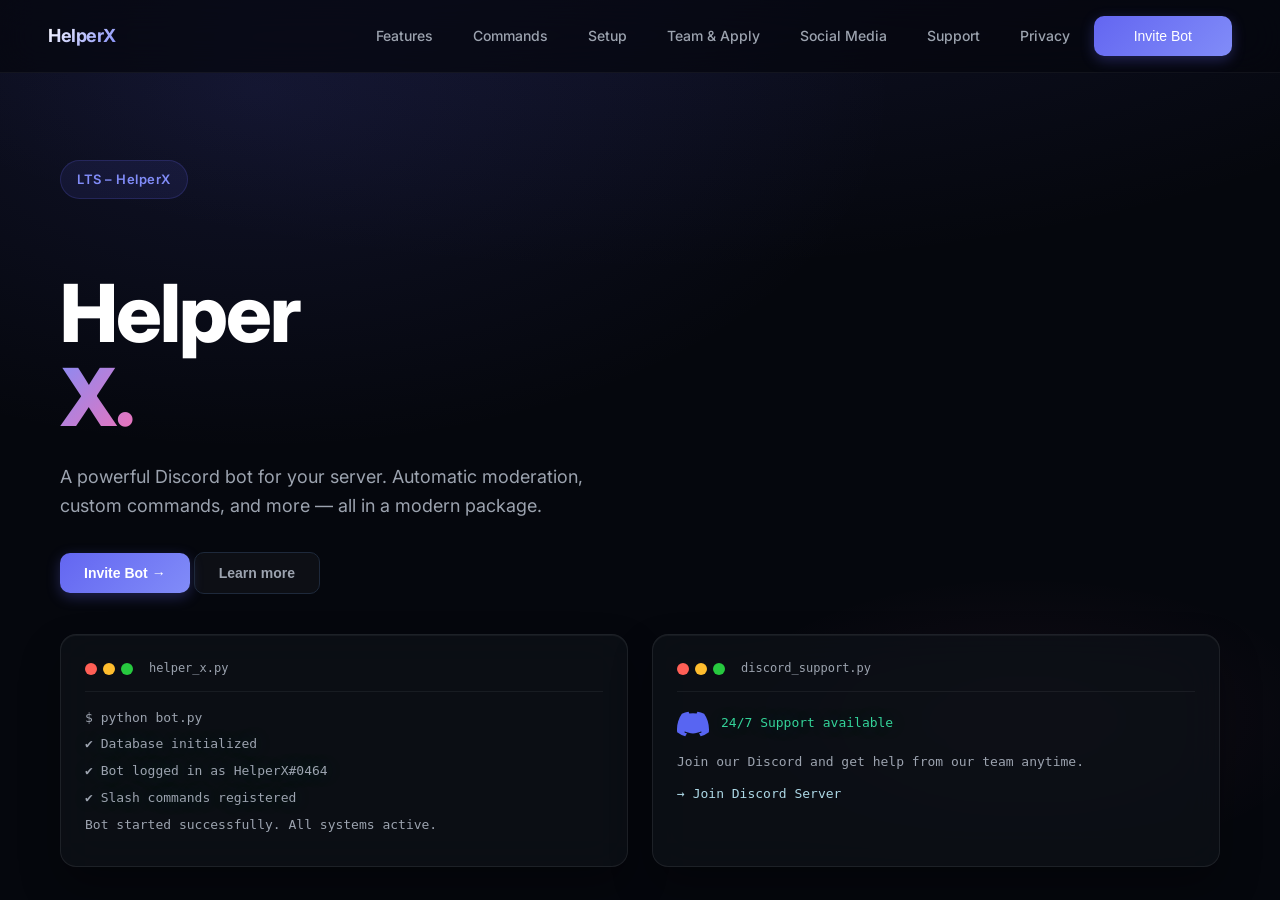
<file: index.html>
<!DOCTYPE html>
<html lang="en">
<head>
  <meta charset="UTF-8" />
  <meta name="viewport" content="width=device-width, initial-scale=1.0"/>
  <title>Helper X</title>

  <link href="https://fonts.googleapis.com/css2?family=Inter:wght@300;400;600;800&display=swap" rel="stylesheet">
  <link rel="icon" type="image/x-icon" href="/assets/img/a_3a027bf8af9a9e0e849a60c95ee979f4.webp">
  <link rel="stylesheet" href="/assets/css/style.css">
</head>
<body>

<header class="navbar">
  <div class="logo">HelperX</div>

  <button class="nav-toggle" aria-expanded="false" aria-label="Open menu">
    <span class="hamburger"></span>
  </button>

  <nav class="nav-links" id="primary-nav">
    <a href="features.html">Features</a>
    <a href="commands.html">Commands</a>
    <a href="setup.html">Setup</a>
    <a href="team.html">Team & Apply</a>
    <a href="socialmedia.html">Social Media</a>
    <a href="support.html">Support</a>
    <a href="datenschutz.html">Privacy</a>
    <button class="btn primary"><a target="_blank" rel="noopener noreferrer" class="bot_einladen" href="https://discord.gg/sERgKbGW8N">Invite Bot</a></button>
  </nav>

</header>


<section class="hero">

  <div class="hero-left">
    <span class="badge">LTS – HelperX</span>
      <div class="betterstack">
        <iframe src="https://status.betterstack.com/badge?theme=dark" width="250" height="30" frameborder="0" scrolling="no" id="badge"></iframe>
      </div>
    <h1>
      Helper<br>
      <span>X.</span>
    </h1>

    <p class="hero-description">
      A powerful Discord bot for your server. Automatic moderation,
      custom commands, and more — all in a modern package.
    </p>

    <div class="buttons">
      <button class="btn primary glow"><a target="_blank" rel="noopener noreferrer" id="link-kaufen" href="https://discord.gg/sERgKbGW8N">Invite Bot →</a></button>
      <button class="btn secondary"><a id="cad_system" href="features.html">Learn more</a></button>
    </div>
<div class="hero-cards">
    <div class="terminal">
      <div class="terminal-header">
        <div class="dots">
          <span></span><span></span><span></span>
        </div>
        <span class="terminal-title">helper_x.py</span>
      </div>
      <p class="terminal-line">$ python bot.py</p>
      <p class="ok terminal-line">✔ Database initialized</p>
      <p class="ok terminal-line">✔ Bot logged in as HelperX#0464</p>
      <p class="ok terminal-line">✔ Slash commands registered</p>
      <p class="cmd terminal-line">Bot started successfully. All systems active.</p>
    </div>
  
  <div class="discord">
  <div class="terminal-header">
    <div class="dots">
      <span></span><span></span><span></span>
    </div>
    <span class="terminal-title">discord_support.py</span>
  </div>
  <div style="display: flex; align-items: center; gap: 12px; margin-bottom: 12px;">
    <svg width="32" height="32" viewBox="0 0 24 24" fill="#5865F2" xmlns="http://www.w3.org/2000/svg">
      <path d="M20.317 4.37a19.791 19.791 0 0 0-4.885-1.515.074.074 0 0 0-.079.037c-.21.375-.444.864-.608 1.25a18.27 18.27 0 0 0-5.487 0 12.64 12.64 0 0 0-.617-1.25.077.077 0 0 0-.079-.037A19.736 19.736 0 0 0 3.677 4.37a.07.07 0 0 0-.032.027C.533 9.046-.32 13.58.099 18.057a.082.082 0 0 0 .031.057 19.9 19.9 0 0 0 5.993 3.03.078.078 0 0 0 .084-.028c.462-.63.874-1.295 1.226-1.994a.076.076 0 0 0-.041-.106 13.107 13.107 0 0 1-1.872-.892.077.077 0 0 1-.008-.128 10.2 10.2 0 0 0 .372-.292.074.074 0 0 1 .077-.01c3.928 1.793 8.18 1.793 12.062 0a.074.074 0 0 1 .078.01c.12.098.246.198.373.292a.077.077 0 0 1-.006.127 12.299 12.299 0 0 1-1.873.892.077.077 0 0 0-.041.107c.36.698.772 1.362 1.225 1.993a.076.076 0 0 0 .084.028 19.839 19.839 0 0 0 6.002-3.03.077.077 0 0 0 .032-.054c.5-5.177-.838-9.674-3.549-13.66a.061.061 0 0 0-.031-.03z"/>
    </svg>
    <p class="ok" style="margin: 0;">24/7 Support available</p>
  </div>
  <p class="terminal-line" style="color: #9ca3af; font-family: 'JetBrains Mono', 'Fira Code', monospace; font-size: 13px;">
    Join our Discord and get help from our team anytime.
  </p>
  <a target="_blank" rel="noopener noreferrer" id="discord-ticket" href="https://discord.gg/sERgKbGW8N" class="cmd terminal-line" style="display: inline-block; margin-top: 12px; font-family: 'JetBrains Mono', monospace; font-size: 13px;">
    → Join Discord Server
  </a>
    </div>
  </div>
</div>




</section>
<script src="/assets/js/script.js"></script>
</body>
</html>
</file>
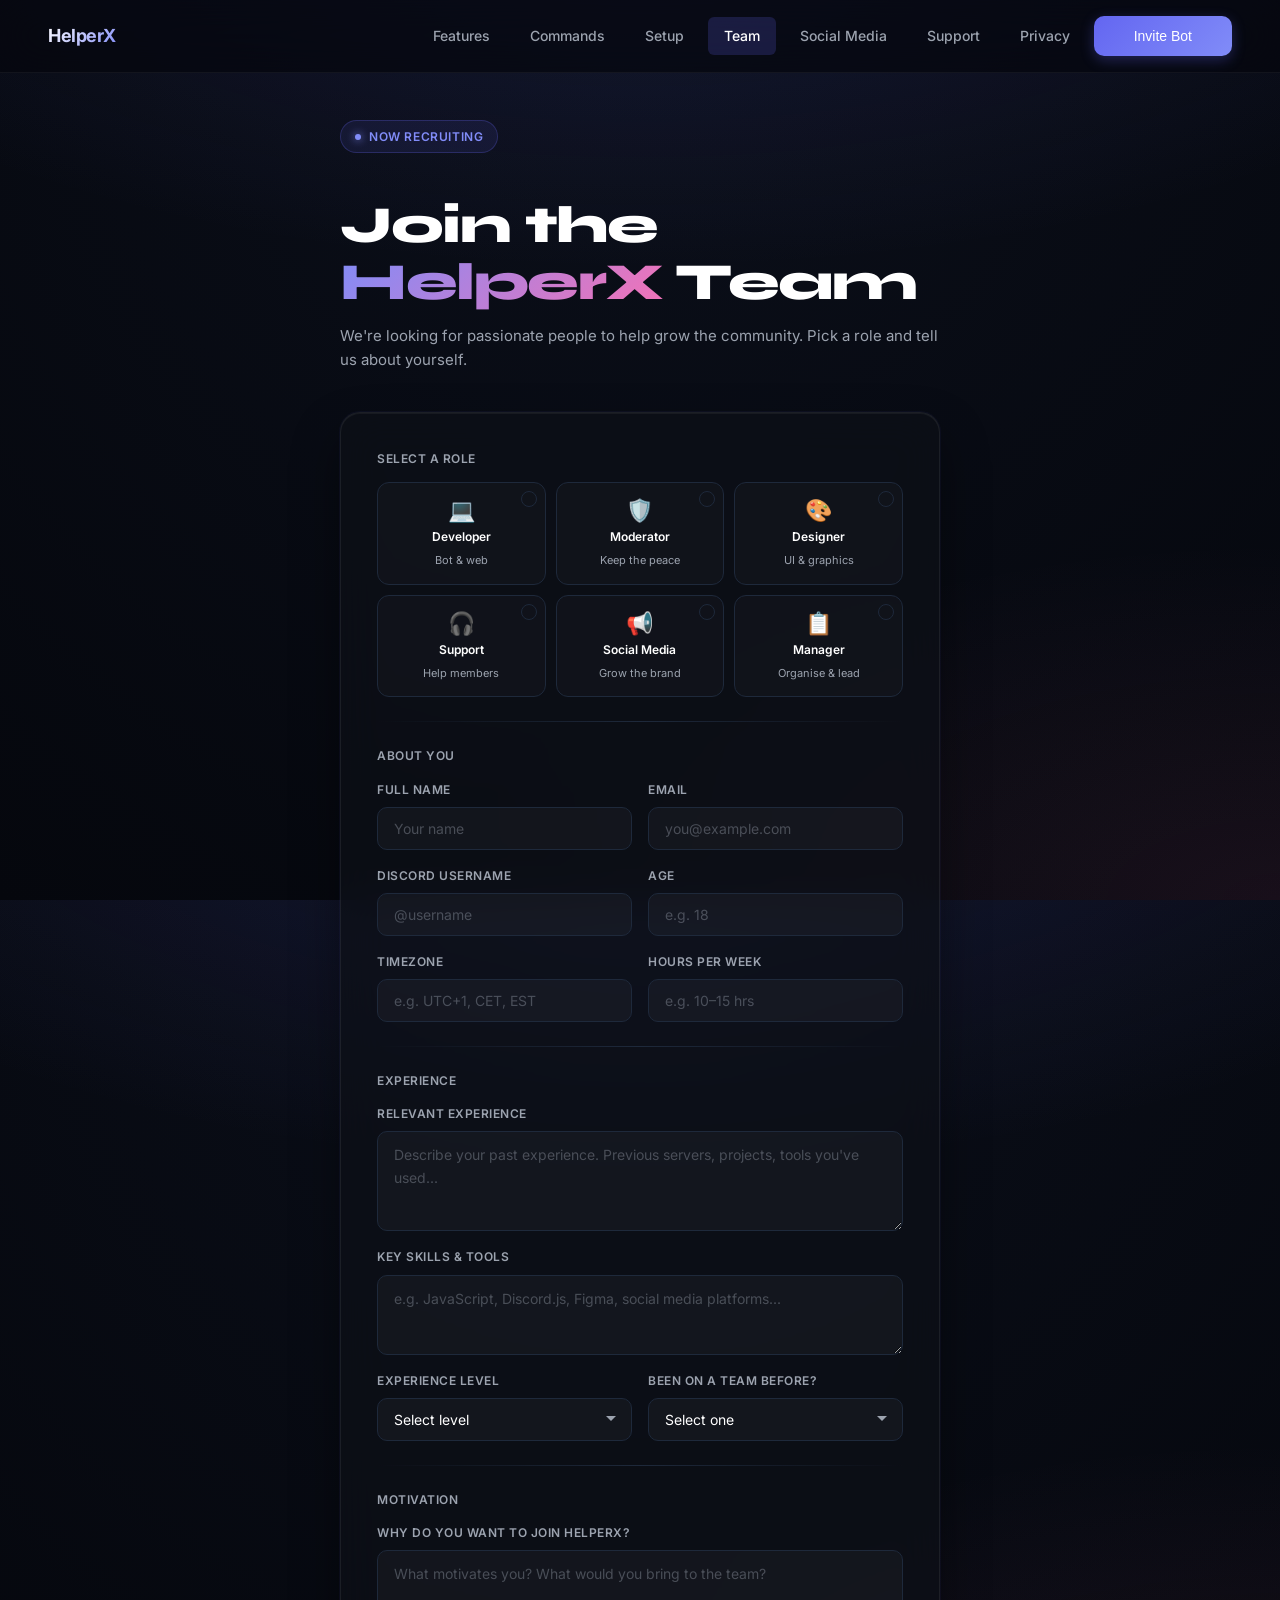
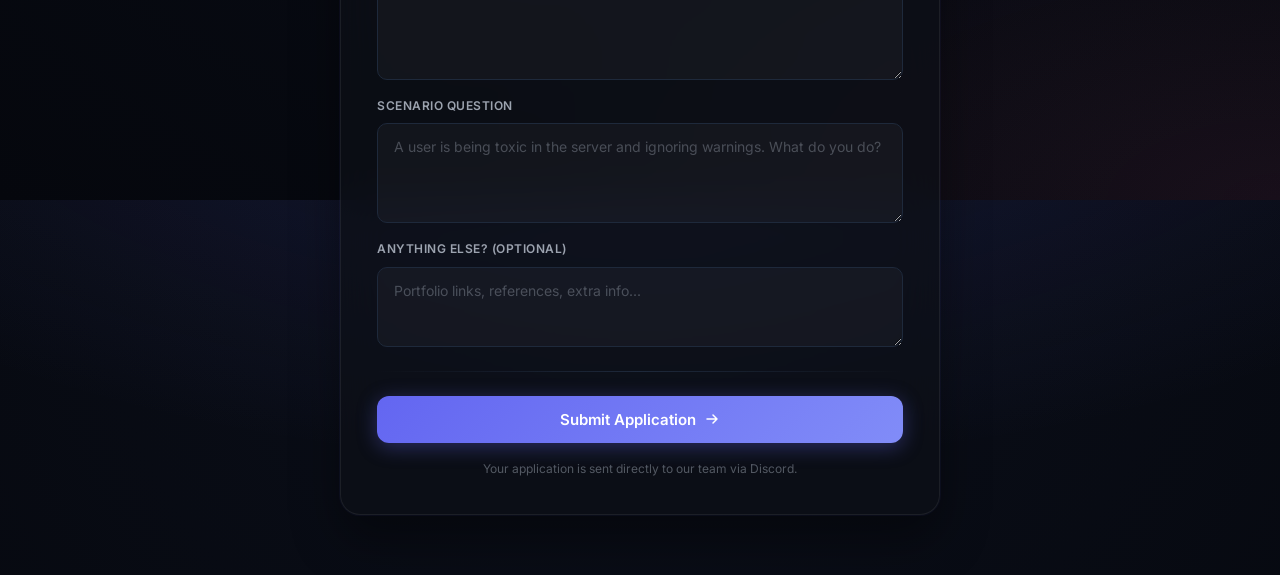
<file: bewerben.html>
<!DOCTYPE html>
<html lang="en">
<head>
  <meta charset="UTF-8" />
  <meta name="viewport" content="width=device-width, initial-scale=1.0"/>
  <title>Apply - HelperX</title>
  <link href="https://fonts.googleapis.com/css2?family=Inter:wght@300;400;600;800&family=Syne:wght@700;800&display=swap" rel="stylesheet">
  <link rel="stylesheet" href="/assets/css/style.css">
  <style>
    :root {
      --bg: #05070d;
      --primary: #6366f1;
      --primary2: #818cf8;
      --accent: #f472b6;
      --text: #ffffff;
      --text-muted: #9ca3af;
      --border: #1e293b;
    }
 
    * { margin: 0; padding: 0; box-sizing: border-box; }
 
    body {
      font-family: "Inter", sans-serif;
      background:
        radial-gradient(ellipse 80% 50% at 50% -20%, rgba(99,102,241,0.15), transparent),
        radial-gradient(ellipse 60% 40% at 100% 100%, rgba(244,114,182,0.08), transparent),
        radial-gradient(circle at top, #0b0f1a, var(--bg));
      color: var(--text);
      min-height: 100vh;
      overflow-x: hidden;
    }
 
    .apply-wrapper {
      min-height: 100vh;
      display: flex;
      align-items: center;
      justify-content: center;
      padding: 120px 24px 60px;
    }
 
    .apply-container { width: 100%; max-width: 600px; }
 
    .apply-eyebrow {
      display: inline-flex;
      align-items: center;
      gap: 8px;
      padding: 6px 14px;
      background: rgba(99,102,241,0.1);
      border: 1px solid rgba(99,102,241,0.25);
      border-radius: 100px;
      font-size: 12px;
      font-weight: 600;
      color: var(--primary2);
      letter-spacing: 0.6px;
      text-transform: uppercase;
      margin-bottom: 20px;
    }
 
    .apply-eyebrow::before {
      content: '';
      width: 6px; height: 6px;
      background: var(--primary2);
      border-radius: 50%;
      box-shadow: 0 0 8px var(--primary2);
      animation: pulse-dot 2s ease-in-out infinite;
    }
 
    @keyframes pulse-dot {
      0%, 100% { opacity: 1; }
      50% { opacity: 0.3; }
    }
 
    .apply-title {
      font-family: "Syne", sans-serif;
      font-size: clamp(36px, 6vw, 52px);
      font-weight: 800;
      line-height: 1.1;
      letter-spacing: -1.5px;
      margin-bottom: 12px;
    }
 
    .apply-title span {
      background: linear-gradient(135deg, var(--primary2) 0%, var(--accent) 100%);
      -webkit-background-clip: text;
      -webkit-text-fill-color: transparent;
      background-clip: text;
    }
 
    .apply-subtitle {
      font-size: 15px;
      color: var(--text-muted);
      margin-bottom: 40px;
      line-height: 1.6;
    }
 
    .form-card {
      background: rgba(13,17,23,0.7);
      border: 1px solid rgba(255,255,255,0.07);
      border-radius: 20px;
      padding: 36px;
      backdrop-filter: blur(20px);
      box-shadow:
        0 0 0 1px rgba(99,102,241,0.05),
        0 24px 48px rgba(0,0,0,0.4),
        inset 0 1px 0 rgba(255,255,255,0.05);
    }
 
    
    .section-label {
      font-size: 12px;
      font-weight: 600;
      color: var(--text-muted);
      letter-spacing: 0.5px;
      text-transform: uppercase;
      margin-bottom: 14px;
      display: block;
    }
 
    .role-grid {
      display: grid;
      grid-template-columns: repeat(3, 1fr);
      gap: 10px;
    }
 
    .role-card {
      background: rgba(255,255,255,0.02);
      border: 1px solid var(--border);
      border-radius: 12px;
      padding: 16px 10px 14px;
      cursor: pointer;
      transition: all 0.2s ease;
      display: flex;
      flex-direction: column;
      align-items: center;
      gap: 6px;
      text-align: center;
      user-select: none;
      position: relative;
    }
 
    .role-card:hover {
      background: rgba(255,255,255,0.04);
      border-color: rgba(99,102,241,0.35);
      transform: translateY(-2px);
    }
 
    .role-card.selected {
      background: rgba(99,102,241,0.1);
      border-color: rgba(99,102,241,0.6);
      box-shadow: 0 0 0 1px rgba(99,102,241,0.2), inset 0 1px 0 rgba(255,255,255,0.05);
    }
 
    .check-badge {
      position: absolute;
      top: 8px; right: 8px;
      width: 16px; height: 16px;
      border-radius: 50%;
      border: 1.5px solid var(--border);
      transition: all 0.2s ease;
    }
 
    .role-card.selected .check-badge {
      background: var(--primary);
      border-color: var(--primary);
      display: flex;
      align-items: center;
      justify-content: center;
    }
 
    .role-card.selected .check-badge::after {
      content: '';
      width: 5px; height: 5px;
      background: white;
      border-radius: 50%;
    }
 
    .role-emoji { font-size: 22px; line-height: 1; }
    .role-name { font-size: 12px; font-weight: 600; color: var(--text); }
    .role-desc { font-size: 11px; color: var(--text-muted); }
 
    .role-error {
      font-size: 12px;
      color: #f87171;
      margin-top: 8px;
      display: none;
    }
    .role-error.show { display: block; }
 
    .form-divider {
      height: 1px;
      background: linear-gradient(to right, transparent, var(--border), transparent);
      margin: 24px 0;
    }
 
    
    .field-group { display: flex; gap: 16px; margin-bottom: 16px; }
    .field { display: flex; flex-direction: column; gap: 8px; flex: 1; }
 
    .field label {
      font-size: 12px;
      font-weight: 600;
      color: var(--text-muted);
      letter-spacing: 0.5px;
      text-transform: uppercase;
    }
 
    .field input, .field textarea {
      background: rgba(255,255,255,0.03);
      border: 1px solid var(--border);
      border-radius: 10px;
      padding: 12px 16px;
      color: var(--text);
      font-size: 14px;
      font-family: "Inter", sans-serif;
      width: 100%;
      transition: border-color 0.2s ease, box-shadow 0.2s ease, background 0.2s ease;
      outline: none;
    }
 
    .field input::placeholder, .field textarea::placeholder {
      color: rgba(156,163,175,0.4);
    }
 
    .field input:focus, .field textarea:focus {
      border-color: rgba(99,102,241,0.5);
      background: rgba(99,102,241,0.05);
      box-shadow: 0 0 0 3px rgba(99,102,241,0.1);
    }
 
    .field textarea { resize: vertical; min-height: 130px; line-height: 1.6; }
    .field-full { margin-bottom: 16px; }
 
    .field select {
      background: rgba(255,255,255,0.03);
      border: 1px solid var(--border);
      border-radius: 10px;
      padding: 12px 16px;
      color: var(--text);
      font-size: 14px;
      font-family: "Inter", sans-serif;
      width: 100%;
      outline: none;
      cursor: pointer;
      appearance: none;
      background-image: url("data:image/svg+xml,%3Csvg xmlns='http://www.w3.org/2000/svg' width='12' height='12' viewBox='0 0 12 12'%3E%3Cpath fill='%239ca3af' d='M6 8L1 3h10z'/%3E%3C/svg%3E");
      background-repeat: no-repeat;
      background-position: right 14px center;
      transition: border-color 0.2s ease, box-shadow 0.2s ease, background-color 0.2s ease;
    }
    .field select option { background: #0d1117; color: var(--text); }
    .field select:focus {
      border-color: rgba(99,102,241,0.5);
      background-color: rgba(99,102,241,0.05);
      box-shadow: 0 0 0 3px rgba(99,102,241,0.1);
    }
 
    
    .submit-btn {
      width: 100%;
      padding: 14px 24px;
      border-radius: 12px;
      border: none;
      cursor: pointer;
      font-size: 15px;
      font-weight: 600;
      font-family: "Inter", sans-serif;
      background: linear-gradient(135deg, var(--primary) 0%, var(--primary2) 100%);
      color: white;
      box-shadow: 0 4px 20px rgba(99,102,241,0.35);
      transition: all 0.3s cubic-bezier(0.4,0,0.2,1);
      display: flex;
      align-items: center;
      justify-content: center;
      gap: 8px;
      position: relative;
      overflow: hidden;
    }
 
    .submit-btn::before {
      content: '';
      position: absolute; inset: 0;
      background: linear-gradient(135deg, var(--primary2) 0%, var(--primary) 100%);
      opacity: 0;
      transition: opacity 0.3s ease;
    }
 
    .submit-btn:hover::before { opacity: 1; }
    .submit-btn:hover { transform: translateY(-2px); box-shadow: 0 8px 30px rgba(99,102,241,0.5); }
    .submit-btn:active { transform: translateY(0); }
    .submit-btn span, .submit-btn svg { position: relative; z-index: 1; }
    .submit-btn svg { transition: transform 0.3s ease; }
    .submit-btn:hover svg { transform: translateX(3px); }
    .submit-btn.loading { pointer-events: none; opacity: 0.7; }
 
    
    .success-msg { display: none; text-align: center; padding: 32px 24px; animation: fadeUp 0.4s ease forwards; }
    .success-msg.show { display: block; }
    .success-icon {
      width: 56px; height: 56px;
      background: rgba(52,211,153,0.1);
      border: 1px solid rgba(52,211,153,0.25);
      border-radius: 50%;
      display: flex; align-items: center; justify-content: center;
      margin: 0 auto 16px;
    }
    .success-msg h3 { font-size: 20px; font-weight: 700; margin-bottom: 8px; }
    .success-msg p { font-size: 14px; color: var(--text-muted); }
 
    @keyframes fadeUp {
      from { opacity: 0; transform: translateY(10px); }
      to   { opacity: 1; transform: translateY(0); }
    }
 
    .error-banner {
      display: none;
      background: rgba(239,68,68,0.1);
      border: 1px solid rgba(239,68,68,0.25);
      border-radius: 10px;
      padding: 12px 16px;
      font-size: 13px;
      color: #f87171;
      margin-bottom: 16px;
    }
    .error-banner.show { display: block; }
 
    .form-note {
      margin-top: 16px;
      font-size: 12px;
      color: rgba(156,163,175,0.5);
      text-align: center;
    }
 
    @media (max-width: 520px) {
      .field-group { flex-direction: column; }
      .form-card { padding: 24px 20px; }
      .role-grid { grid-template-columns: repeat(2, 1fr); }
    }
  </style>
</head>
<body>
 
<header class="navbar">
  <div class="logo"><a href="index.html" style="color: inherit; text-decoration: none;">HelperX</a></div>
  <button class="nav-toggle" aria-expanded="false" aria-label="Open menu">
    <span class="hamburger"></span>
  </button>
  <nav class="nav-links" id="primary-nav">
    <a href="features.html">Features</a>
    <a href="commands.html">Commands</a>
    <a href="setup.html">Setup</a>
    <a href="team.html" class="active">Team</a>
    <a href="socialmedia.html">Social Media</a>
    <a href="support.html">Support</a>
    <a href="datenschutz.html">Privacy</a>
    <button class="btn primary"><a target="_blank" rel="noopener noreferrer" class="bot_einladen" href="https://discord.gg/sERgKbGW8N">Invite Bot</a></button>
  </nav>
</header>
 
<div class="apply-wrapper">
  <div class="apply-container">
 
    <div class="apply-eyebrow">Now Recruiting</div>
    <h1 class="apply-title">Join the <span>HelperX</span> Team</h1>
    <p class="apply-subtitle">We're looking for passionate people to help grow the community. Pick a role and tell us about yourself.</p>
 
    <div class="form-card">
      <div class="error-banner" id="error-banner">Something went wrong. Please try again.</div>
 
      <div id="form-content">
        <form onsubmit="sendMessage(event)">
          <span class="section-label">Select a role</span>
          <div class="role-grid">
            <div class="role-card" data-role="Developer" onclick="selectRole(this)">
              <div class="check-badge"></div>
              <div class="role-emoji">💻</div>
              <div class="role-name">Developer</div>
              <div class="role-desc">Bot & web</div>
            </div>
            <div class="role-card" data-role="Moderator" onclick="selectRole(this)">
              <div class="check-badge"></div>
              <div class="role-emoji">🛡️</div>
              <div class="role-name">Moderator</div>
              <div class="role-desc">Keep the peace</div>
            </div>
            <div class="role-card" data-role="Designer" onclick="selectRole(this)">
              <div class="check-badge"></div>
              <div class="role-emoji">🎨</div>
              <div class="role-name">Designer</div>
              <div class="role-desc">UI & graphics</div>
            </div>
            <div class="role-card" data-role="Support" onclick="selectRole(this)">
              <div class="check-badge"></div>
              <div class="role-emoji">🎧</div>
              <div class="role-name">Support</div>
              <div class="role-desc">Help members</div>
            </div>
            <div class="role-card" data-role="Social Media" onclick="selectRole(this)">
              <div class="check-badge"></div>
              <div class="role-emoji">📢</div>
              <div class="role-name">Social Media</div>
              <div class="role-desc">Grow the brand</div>
            </div>
            <div class="role-card" data-role="Manager" onclick="selectRole(this)">
              <div class="check-badge"></div>
              <div class="role-emoji">📋</div>
              <div class="role-name">Manager</div>
              <div class="role-desc">Organise & lead</div>
            </div>
          </div>
          <div class="role-error" id="role-error">Please select a role before submitting.</div>
 
          <div class="form-divider"></div>
 
          
          <span class="section-label">About you</span>
          <div class="field-group">
            <div class="field">
              <label for="your-name">Full Name</label>
              <input type="text" id="your-name" placeholder="Your name" required>
            </div>
            <div class="field">
              <label for="email">Email</label>
              <input type="email" id="email" placeholder="you@example.com" required>
            </div>
          </div>
          <div class="field-group">
            <div class="field">
              <label for="discord">Discord Username</label>
              <input type="text" id="discord" placeholder="@username" required>
            </div>
            <div class="field">
              <label for="age">Age</label>
              <input type="number" id="age" placeholder="e.g. 18" min="13" max="99" required>
            </div>
          </div>
          <div class="field-group">
            <div class="field">
              <label for="timezone">Timezone</label>
              <input type="text" id="timezone" placeholder="e.g. UTC+1, CET, EST" required>
            </div>
            <div class="field">
              <label for="hours">Hours per week</label>
              <input type="text" id="hours" placeholder="e.g. 10–15 hrs" required>
            </div>
          </div>
 
          <div class="form-divider"></div>
 
         
          <span class="section-label">Experience</span>
          <div class="field field-full">
            <label for="experience">Relevant experience</label>
            <textarea id="experience" placeholder="Describe your past experience. Previous servers, projects, tools you've used..." required style="min-height:100px"></textarea>
          </div>
          <div class="field field-full">
            <label for="skills">Key skills &amp; tools</label>
            <textarea id="skills" placeholder="e.g. JavaScript, Discord.js, Figma, social media platforms..." required style="min-height:80px"></textarea>
          </div>
          <div class="field-group">
            <div class="field">
              <label for="exp-level">Experience level</label>
              <select id="exp-level" required>
                <option value="" disabled selected>Select level</option>
                <option value="Beginner">Beginner</option>
                <option value="Intermediate">Intermediate</option>
                <option value="Advanced">Advanced</option>
                <option value="Expert">Expert</option>
              </select>
            </div>
            <div class="field">
              <label for="prev-team">Been on a team before?</label>
              <select id="prev-team" required>
                <option value="" disabled selected>Select one</option>
                <option value="Yes">Yes</option>
                <option value="No">No</option>
              </select>
            </div>
          </div>
 
          <div class="form-divider"></div>
 
          
          <span class="section-label">Motivation</span>
          <div class="field field-full">
            <label for="why-do-you-wanna-join">Why do you want to join HelperX?</label>
            <textarea id="why-do-you-wanna-join" placeholder="What motivates you? What would you bring to the team?" required></textarea>
          </div>
          <div class="field field-full">
            <label for="scenario">Scenario question</label>
            <textarea id="scenario" placeholder="A user is being toxic in the server and ignoring warnings. What do you do?" required style="min-height:100px"></textarea>
          </div>
          <div class="field field-full">
            <label for="extra">Anything else? (optional)</label>
            <textarea id="extra" placeholder="Portfolio links, references, extra info..." style="min-height:80px"></textarea>
          </div>
 
          <div class="form-divider"></div>
 
          <button type="submit" class="submit-btn" id="submit-btn">
            <span>Submit Application</span>
            <svg width="16" height="16" viewBox="0 0 16 16" fill="none">
              <path d="M3 8h10M9 4l4 4-4 4" stroke="currentColor" stroke-width="1.5" stroke-linecap="round" stroke-linejoin="round"/>
            </svg>
          </button>
        </form>
 
        <p class="form-note">Your application is sent directly to our team via Discord.</p>
      </div>
 
      <div class="success-msg" id="success-msg">
        <div class="success-icon">
          <svg width="24" height="24" viewBox="0 0 24 24" fill="none">
            <path d="M5 13l4 4L19 7" stroke="#34d399" stroke-width="2" stroke-linecap="round" stroke-linejoin="round"/>
          </svg>
        </div>
        <h3>Application Sent!</h3>
        <p>Thanks for applying. We'll review your application and get back to you soon.</p>
      </div>
    </div>
 
  </div>
</div>
 
<script>
  let selectedRole = null;
 
  function selectRole(card) {
    document.querySelectorAll('.role-card').forEach(c => c.classList.remove('selected'));
    card.classList.add('selected');
    selectedRole = card.dataset.role;
    document.getElementById('role-error').classList.remove('show');
  }
 
  function sendMessage(event) {
    event.preventDefault();
 
    if (!selectedRole) {
      document.getElementById('role-error').classList.add('show');
      return;
    }
 
    const name     = document.getElementById("your-name").value;
    const email    = document.getElementById("email").value;
    const discord  = document.getElementById("discord").value;
    const age      = document.getElementById("age").value;
    const timezone = document.getElementById("timezone").value;
    const hours    = document.getElementById("hours").value;
    const expLevel = document.getElementById("exp-level").value;
    const prevTeam = document.getElementById("prev-team").value;
    const experience = document.getElementById("experience").value;
    const skills   = document.getElementById("skills").value;
    const reason   = document.getElementById("why-do-you-wanna-join").value;
    const scenario = document.getElementById("scenario").value;
    const extra    = document.getElementById("extra").value;
    const btn      = document.getElementById("submit-btn");
    const error    = document.getElementById("error-banner");
    
 
    btn.classList.add("loading");
    btn.querySelector("span").textContent = "Sending…";
    error.classList.remove("show");
 
    fetch("https://summer-moon-02c6.amil-muslioski.workers.dev", {
      method: "POST",
      headers: { "Content-Type": "application/json" },
      body: JSON.stringify({
        username: "HelperX Applications",
        avatar_url: "https://cdn.discordapp.com/attachments/1505668704115884184/1505674214236229743/baabc19245ed032be2020f4b6a2f169e.png",
        embeds: [{
          title: "📋 New Team Application",
          color: 0x6366f1,
          fields: [
            { name: "🏷️ Role",            value: selectedRole,          inline: true  },
            { name: "👤 Name",            value: name,                  inline: true  },
            { name: "🎮 Discord",         value: discord,               inline: true  },
            { name: "📧 Email",           value: email,                 inline: true  },
            { name: "🎂 Age",             value: age,                   inline: true  },
            { name: "🌍 Timezone",        value: timezone,              inline: true  },
            { name: "⏱️ Hours / week",    value: hours,                 inline: true  },
            { name: "📊 Experience level",value: expLevel,              inline: true  },
            { name: "👥 Prior team exp.", value: prevTeam,              inline: true  },
            { name: "🛠️ Experience",      value: experience,            inline: false },
            { name: "⚙️ Skills & Tools",  value: skills,                inline: false },
            { name: "💬 Why HelperX?",    value: reason,                inline: false },
            { name: "🧩 Scenario answer", value: scenario,              inline: false },
            ...(extra ? [{ name: "📎 Additional info", value: extra, inline: false }] : [])
          ],
          footer: { text: "HelperX Applications" },
          timestamp: new Date().toISOString()
        }]
      })
    }).then(res => {
      if (res.ok) {
        document.getElementById("form-content").style.display = "none";
        document.getElementById("success-msg").classList.add("show");
      } else {
        error.textContent = "Something went wrong (status " + res.status + "). Please try again.";
        error.classList.add("show");
        btn.classList.remove("loading");
        btn.querySelector("span").textContent = "Submit Application";
      }
    }).catch(() => {
      error.textContent = "Network error. Check your connection and try again.";
      error.classList.add("show");
      btn.classList.remove("loading");
      btn.querySelector("span").textContent = "Submit Application";
    });
  }
 
  const toggle = document.querySelector('.nav-toggle');
  const nav    = document.getElementById('primary-nav');
  if (toggle && nav) {
    toggle.addEventListener('click', () => {
      const open = nav.classList.toggle('show');
      toggle.setAttribute('aria-expanded', open);
    });
  }
</script>
</body>
</html>
</file>
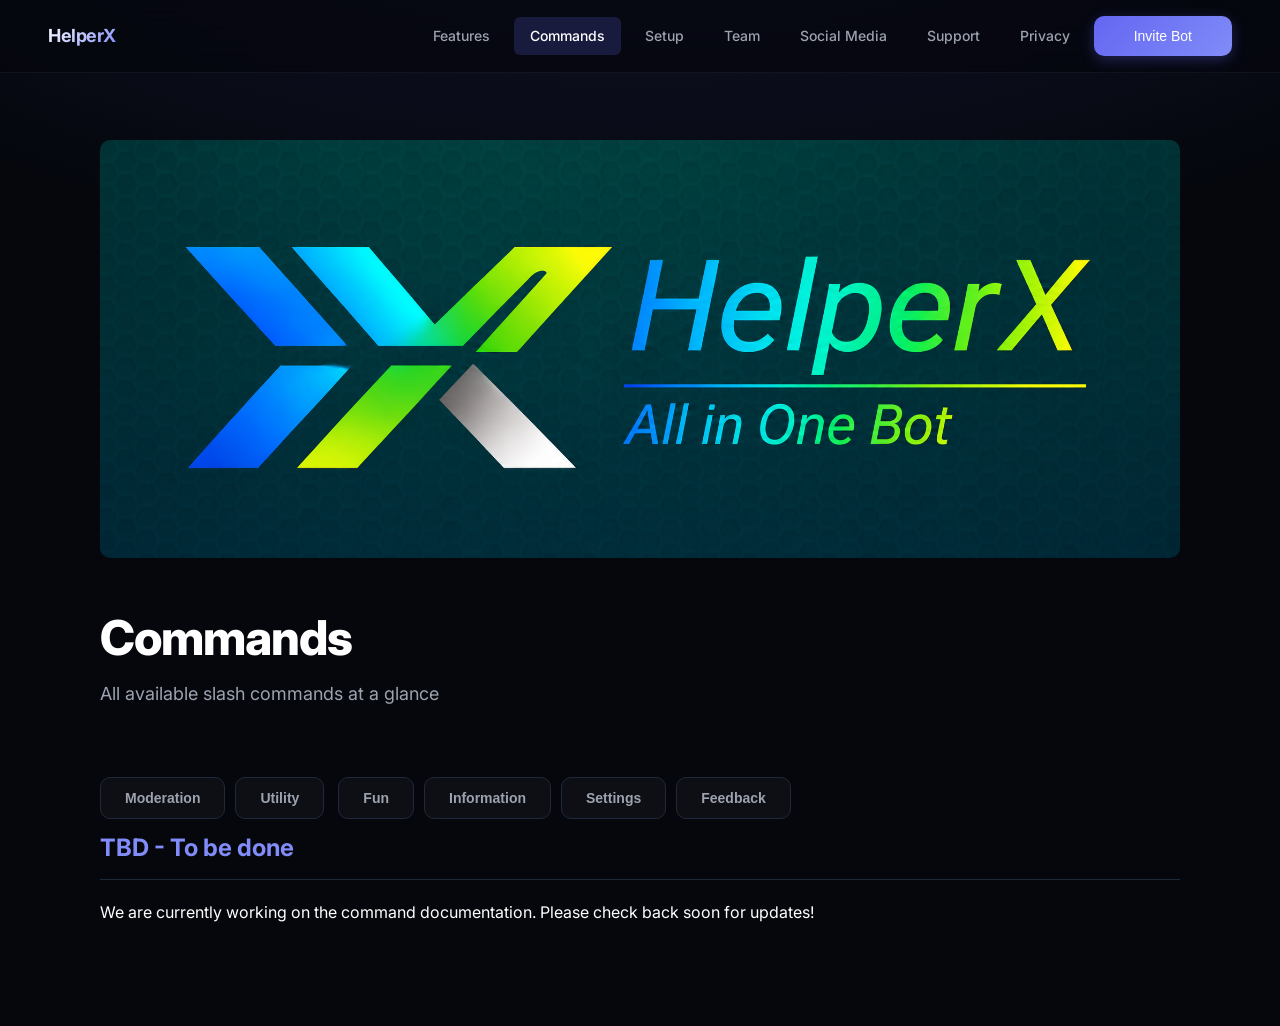
<file: commands.html>
<!DOCTYPE html>
<html lang="en">
<head>
  <meta charset="UTF-8" />
  <meta name="viewport" content="width=device-width, initial-scale=1.0"/>
  <title>Commands - LTS</title>
  <link href="https://fonts.googleapis.com/css2?family=Inter:wght@300;400;600;800&display=swap" rel="stylesheet">
  <link rel="stylesheet" href="/assets/css/style.css">
  <link rel="stylesheet" href="/assets/css/pages.css">
</head>
<body>
 
<header class="navbar">
  <div class="logo"><a href="index.html" class="logo-link">HelperX</a></div>

  <button class="nav-toggle" aria-expanded="false" aria-label="Open menu">
    <span class="hamburger"></span>
  </button>

  <nav class="nav-links" id="primary-nav">
    <a href="features.html">Features</a>
    <a href="commands.html" class="active">Commands</a>
    <a href="setup.html">Setup</a>
    <a href="team.html">Team</a>
    <a href="socialmedia.html">Social Media</a>
    <a href="support.html">Support</a>
    <a href="datenschutz.html">Privacy</a>
    <button class="btn primary"><a target="_blank" rel="noopener noreferrer" class="bot_einladen" href="https://discord.gg/sERgKbGW8N">Invite Bot</a></button>
  </nav>
</header>
 
<div class="page-content">
   <img src="assets/img/file_000000001b88720caeec63a8fef5bdb8.png" alt="" srcset="" class="helperx_img">
  <h1 class="page-header">Commands</h1>
  <p class="page-description">All available slash commands at a glance</p>
 
 

<button class="btn secondary" id="filters">Moderation</button><button class="btn secondary" id="filters">Utility</button> <button class="btn secondary" id="filters">Fun</button><button class="btn secondary" id="filters">Information</button><button class="btn secondary" id="filters">Settings</button><button class="btn secondary" id="filters">Feedback</button>

 <div class="command-category">
  <h2>TBD - To be done</h2>
  <p>We are currently working on the command documentation. Please check back soon for updates!</p>
 </div> 
</div>
 
<script src="/assets/js/script.js"></script>
</body>
</html>
</file>
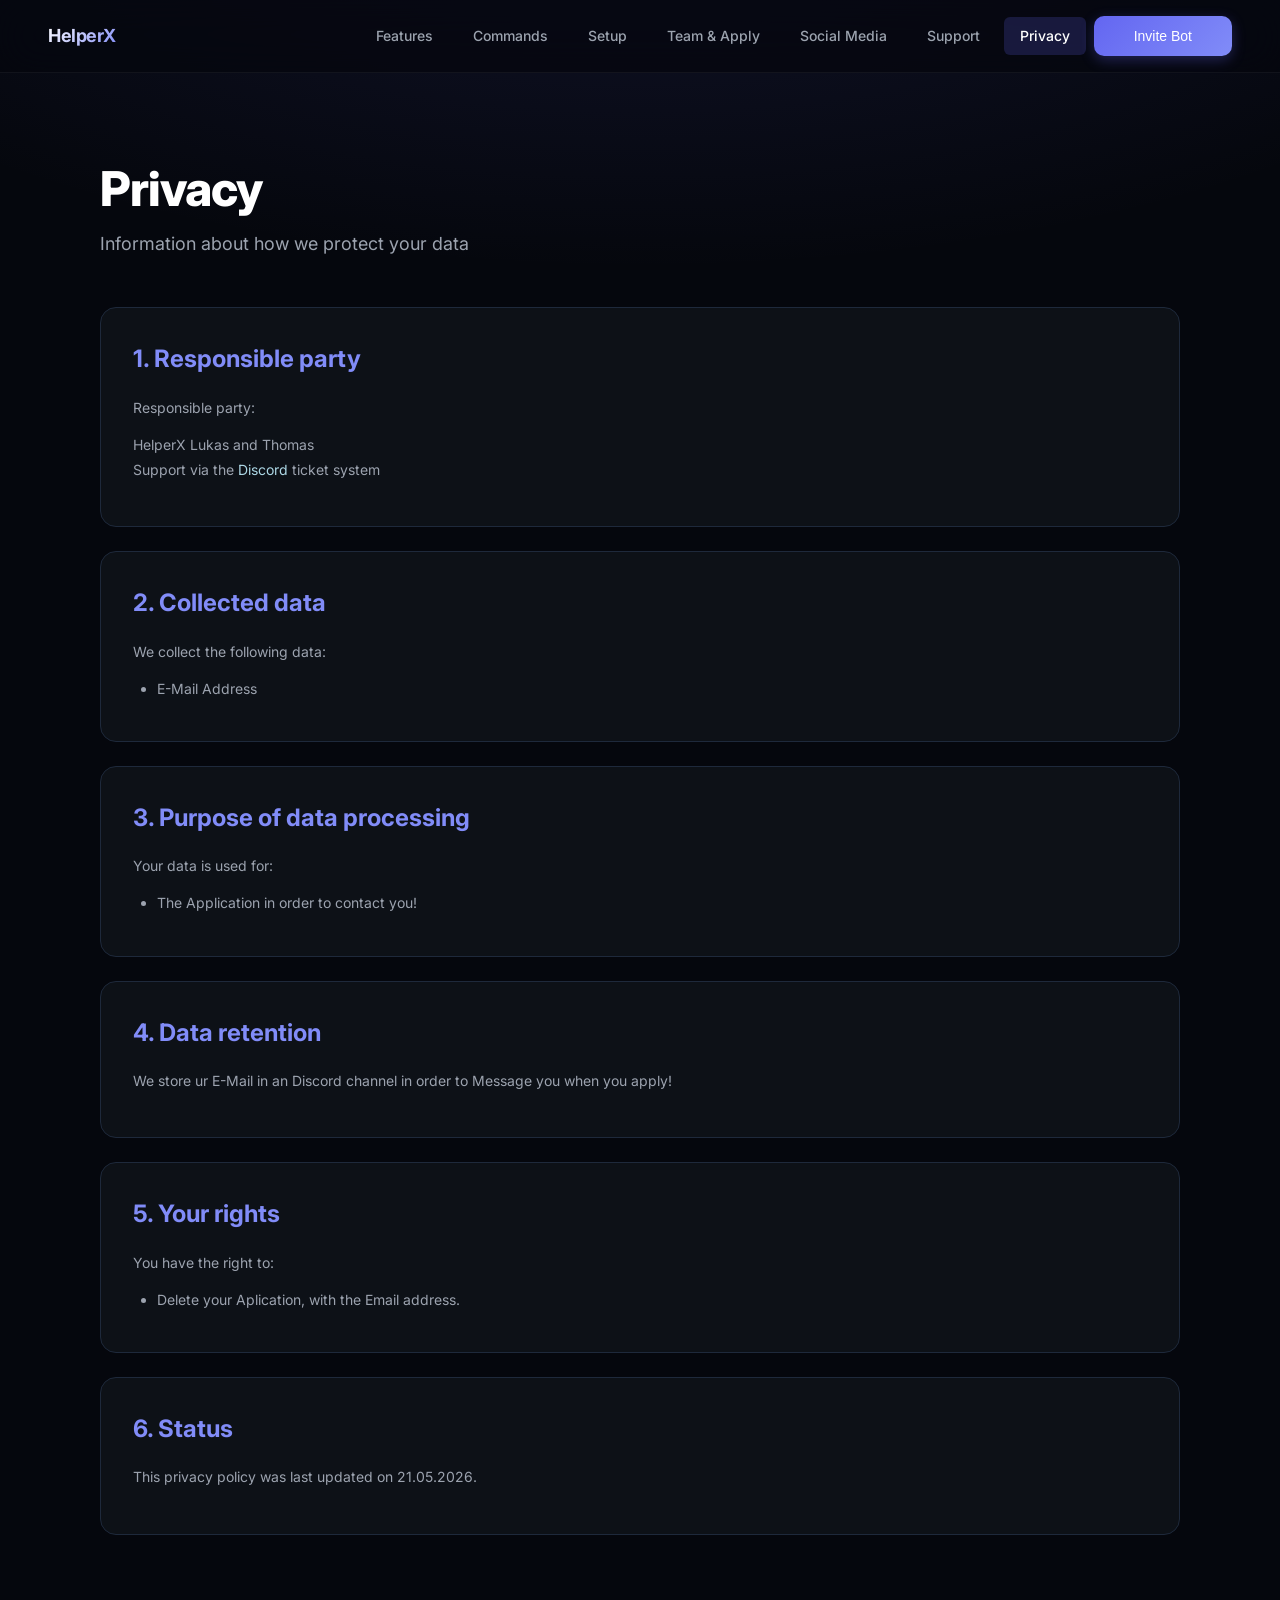
<file: datenschutz.html>
<!DOCTYPE html>
<html lang="en">
<head>
  <meta charset="UTF-8" />
  <meta name="viewport" content="width=device-width, initial-scale=1.0"/>
  <title>Datenschutz - LTS</title>
  <link href="https://fonts.googleapis.com/css2?family=Inter:wght@300;400;600;800&display=swap" rel="stylesheet">
  <link rel="stylesheet" href="/assets/css/style.css">
  <link rel="stylesheet" href="/assets/css/pages.css">
</head>
<body>

<header class="navbar">
  <div class="logo"><a href="index.html" style="color: inherit; text-decoration: none;">HelperX</a></div>

  <button class="nav-toggle" aria-expanded="false" aria-label="Open menu">
    <span class="hamburger"></span>
  </button>

  <nav class="nav-links" id="primary-nav">
    <a href="features.html">Features</a>
    <a href="commands.html">Commands</a>
    <a href="setup.html">Setup</a>
    <a href="team.html">Team & Apply</a>
    <a href="socialmedia.html">Social Media</a>
    <a href="support.html">Support</a>
    <a href="datenschutz.html" class="active">Privacy</a>
    <button class="btn primary"><a target="_blank" rel="noopener noreferrer" class="bot_einladen" href="https://discord.gg/zvPdzUaWvC">Invite Bot</a></button>
  </nav>
</header>

<div class="page-content">
  <h1 class="page-header">Privacy</h1>
  <p class="page-description">Information about how we protect your data</p>

  <div class="legal-section">
    <h2>1. Responsible party</h2>
    <p>Responsible party:</p>
    <p>HelperX Lukas and Thomas<br>Support via the <a href="https://discord.gg/sERgKbGW8N" target="_blank" id="discord-ticket">Discord</a> ticket system</p>
  </div>
  <div class="legal-section">
    <h2>2. Collected data</h2>
    <p>We collect the following data:</p>
    <ul>
      <li>E-Mail Address</li>
    </ul>
  </div>
  <div class="legal-section">
    <h2>3. Purpose of data processing</h2>
    <p>Your data is used for:</p>
    <ul>
      <li>The Application in order to contact you!</li>
    </ul>
  </div>
  <div class="legal-section">
    <h2>4. Data retention</h2>
    <p>We store ur E-Mail in an Discord channel in order to Message you when you apply!</p>
  </div>
  <div class="legal-section">
    <h2>5. Your rights</h2>
    <p>You have the right to:</p>
    <ul>
      <li>Delete your Aplication, with the Email address.</li>
    </ul>
  </div>
  <div class="legal-section">
    <h2>6. Status</h2>
    <p>This privacy policy was last updated on 21.05.2026.</p>
  </div>
</div>

<script src="/assets/js/script.js"></script>
</body>
</html>
</file>
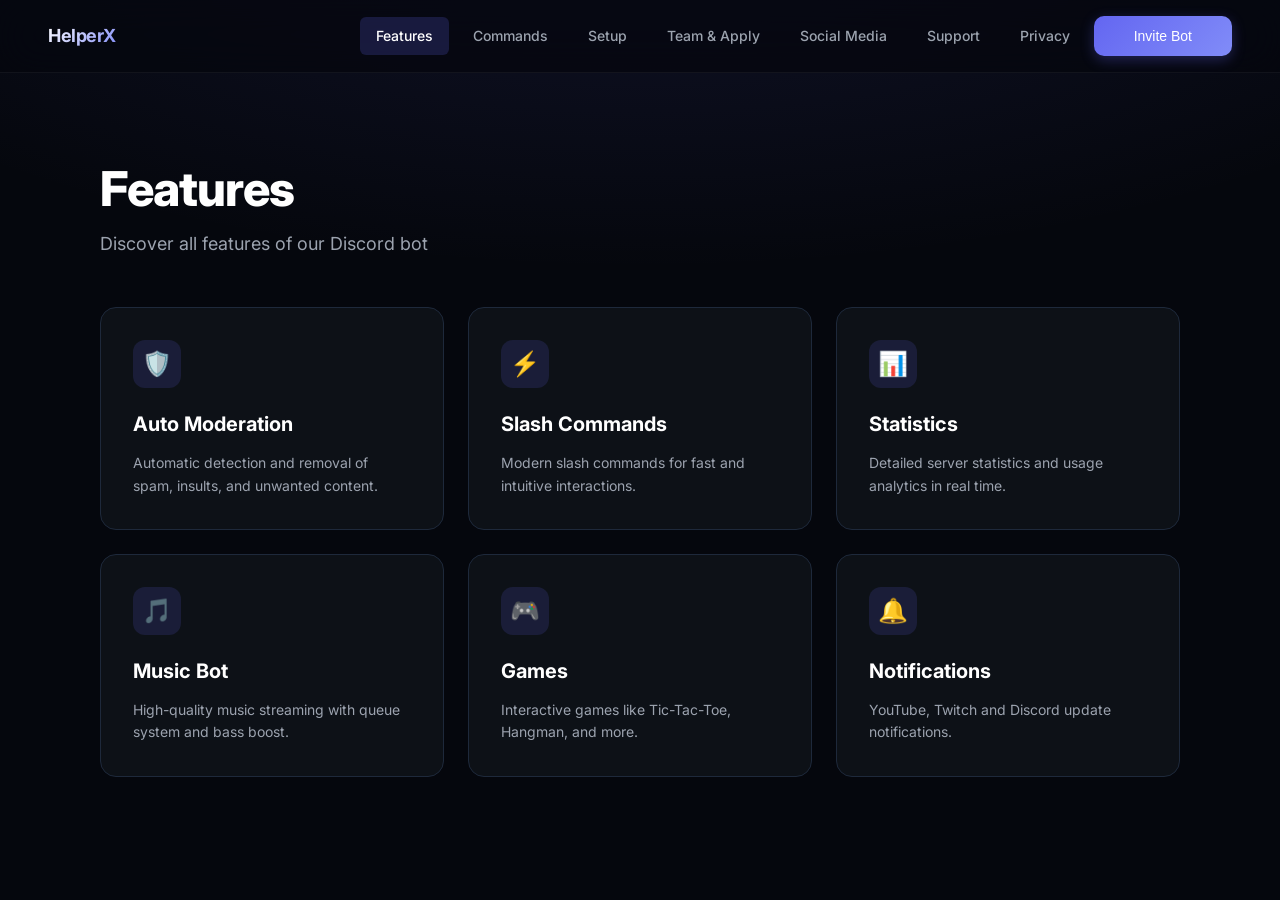
<file: features.html>
<!DOCTYPE html>
<html lang="en">
<head>
  <meta charset="UTF-8" />
  <meta name="viewport" content="width=device-width, initial-scale=1.0"/>
  <title>Features - LTS</title>
  <link href="https://fonts.googleapis.com/css2?family=Inter:wght@300;400;600;800&display=swap" rel="stylesheet">
  <link rel="stylesheet" href="/assets/css/style.css">
  <link rel="stylesheet" href="/assets/css/pages.css">
</head>
<body>

<header class="navbar">
  <div class="logo"><a href="index.html" style="color: inherit; text-decoration: none;">HelperX</a></div>

  <button class="nav-toggle" aria-expanded="false" aria-label="Open menu">
    <span class="hamburger"></span>
  </button>

  <nav class="nav-links" id="primary-nav">
    <a href="features.html" class="active">Features</a>
    <a href="commands.html">Commands</a>
    <a href="setup.html">Setup</a>
    <a href="team.html">Team & Apply</a>
    <a href="socialmedia.html">Social Media</a>
    <a href="support.html">Support</a>
    <a href="datenschutz.html">Privacy</a>
    <button class="btn primary"><a target="_blank" rel="noopener noreferrer" class="bot_einladen" href="https://discord.gg/sERgKbGW8N">Invite Bot</a></button>
  </nav>
</header>

<div class="page-content">
  <h1 class="page-header">Features</h1>
  <p class="page-description">Discover all features of our Discord bot</p>
  
  <div class="feature-grid">
    <div class="feature-card">
      <div class="feature-icon">🛡️</div>
      <h3>Auto Moderation</h3>
      <p>Automatic detection and removal of spam, insults, and unwanted content.</p>
    </div>
    <div class="feature-card">
      <div class="feature-icon">⚡</div>
      <h3>Slash Commands</h3>
      <p>Modern slash commands for fast and intuitive interactions.</p>
    </div>
    <div class="feature-card">
      <div class="feature-icon">📊</div>
      <h3>Statistics</h3>
      <p>Detailed server statistics and usage analytics in real time.</p>
    </div>
    <div class="feature-card">
      <div class="feature-icon">🎵</div>
      <h3>Music Bot</h3>
      <p>High-quality music streaming with queue system and bass boost.</p>
    </div>
    <div class="feature-card">
      <div class="feature-icon">🎮</div>
      <h3>Games</h3>
      <p>Interactive games like Tic-Tac-Toe, Hangman, and more.</p>
    </div>
    <div class="feature-card">
      <div class="feature-icon">🔔</div>
      <h3>Notifications</h3>
      <p>YouTube, Twitch and Discord update notifications.</p>
    </div>
  </div>
</div>



<script src="/assets/js/script.js"></script>
</body>
</html>
</file>
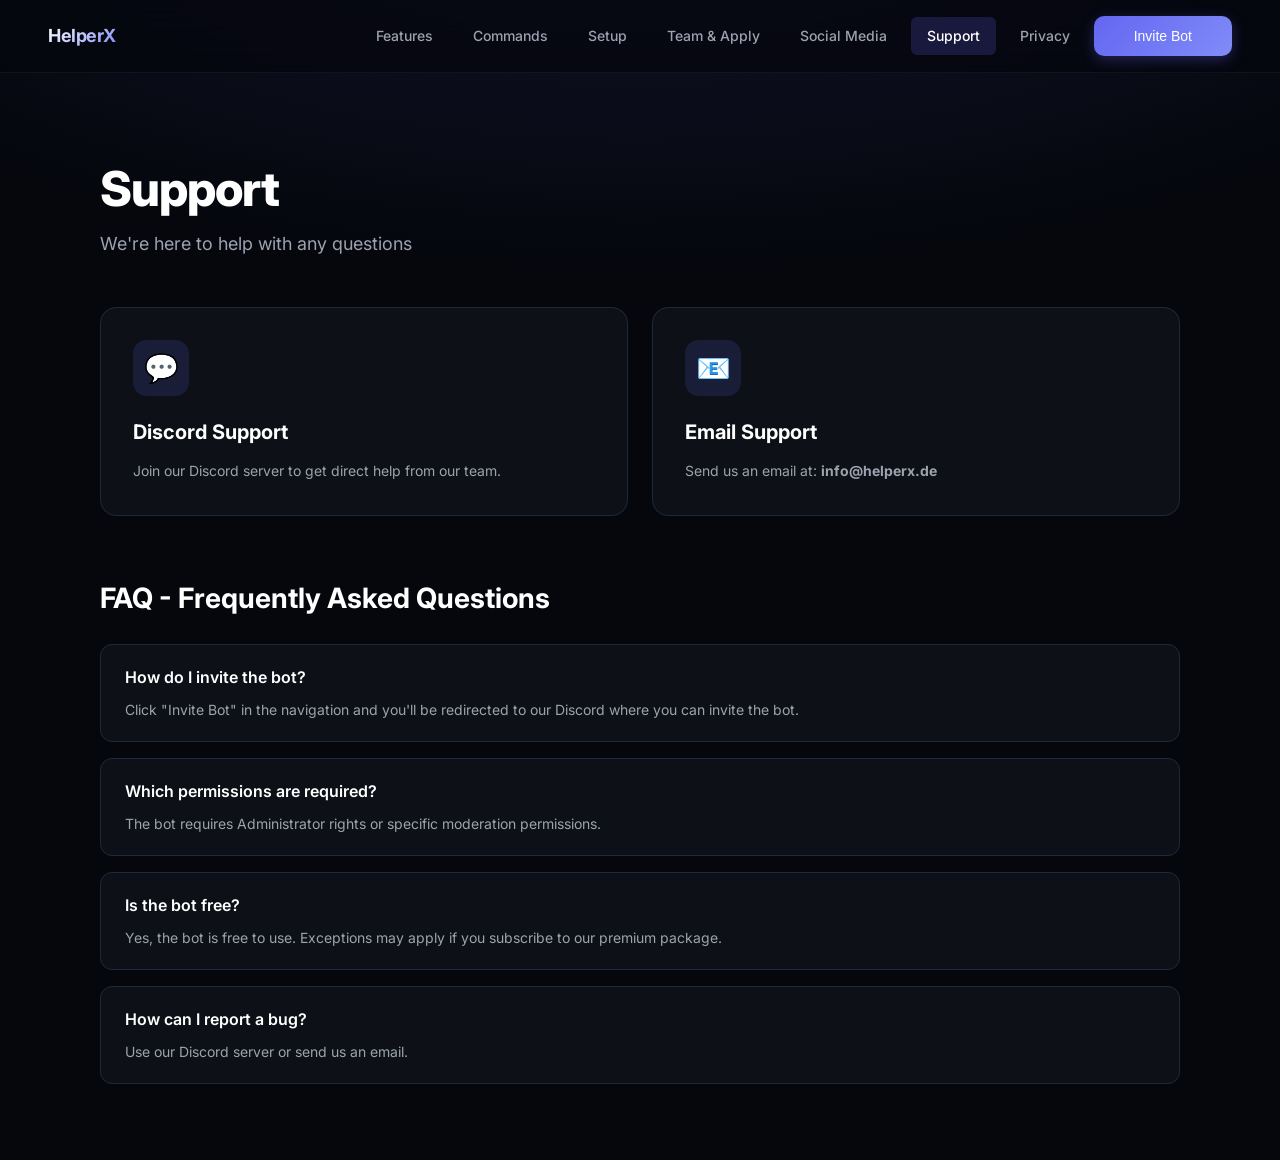
<file: support.html>
<!DOCTYPE html>
<html lang="en">
<head>
  <meta charset="UTF-8" />
  <meta name="viewport" content="width=device-width, initial-scale=1.0"/>
  <title>Support - LTS</title>
  <link href="https://fonts.googleapis.com/css2?family=Inter:wght@300;400;600;800&display=swap" rel="stylesheet">
  <link rel="stylesheet" href="/assets/css/style.css">
  <link rel="stylesheet" href="/assets/css/pages.css">
</head>
<body>

<header class="navbar">
  <div class="logo"><a href="index.html" style="color: inherit; text-decoration: none;">HelperX</a></div>

  <button class="nav-toggle" aria-expanded="false" aria-label="Open menu">
    <span class="hamburger"></span>
  </button>

  <nav class="nav-links" id="primary-nav">
    <a href="features.html">Features</a>
    <a href="commands.html">Commands</a>
    <a href="setup.html">Setup</a>
    <a href="team.html">Team & Apply</a>
    <a href="socialmedia.html">Social Media</a>
    <a href="support.html" class="active">Support</a>
    <a href="datenschutz.html">Privacy</a>
    <button class="btn primary"><a target="_blank" rel="noopener noreferrer" class="bot_einladen" href="https://discord.gg/sERgKbGW8N">Invite Bot</a></button>
  </nav>
</header>

<div class="page-content">
  <h1 class="page-header">Support</h1>
  <p class="page-description">We're here to help with any questions</p>

  <div class="support-options">
    <a target="_blank" rel="noopener noreferrer" href="https://discord.gg/sERgKbGW8N" class="support-card">
      <div class="support-icon">💬</div>
      <h3>Discord Support</h3>
      <p>Join our Discord server to get direct help from our team.</p>
    </a>
    <a href="mailto:info@helperx.de" class="support-card">
      <div class="support-icon">📧</div>
      <h3>Email Support</h3>
      <p>Send us an email at: <strong>info@helperx.de</strong></p>
    </a>
  </div>

  <div class="faq-section">
    <h2>FAQ - Frequently Asked Questions</h2>
    <div class="faq-item">
      <div class="faq-question">How do I invite the bot?</div>
      <div class="faq-answer">Click "Invite Bot" in the navigation and you'll be redirected to our Discord where you can invite the bot.</div>
    </div>
    <div class="faq-item">
      <div class="faq-question">Which permissions are required?</div>
      <div class="faq-answer">The bot requires Administrator rights or specific moderation permissions.</div>
    </div>
    <div class="faq-item">
      <div class="faq-question">Is the bot free?</div>
      <div class="faq-answer">Yes, the bot is free to use. Exceptions may apply if you subscribe to our premium package.</div>
    </div>
    <div class="faq-item">
      <div class="faq-question">How can I report a bug?</div>
      <div class="faq-answer">Use our Discord server or send us an email.</div>
    </div>
  </div>
</div>

<script src="/assets/js/script.js"></script>
</body>
</html>
</file>
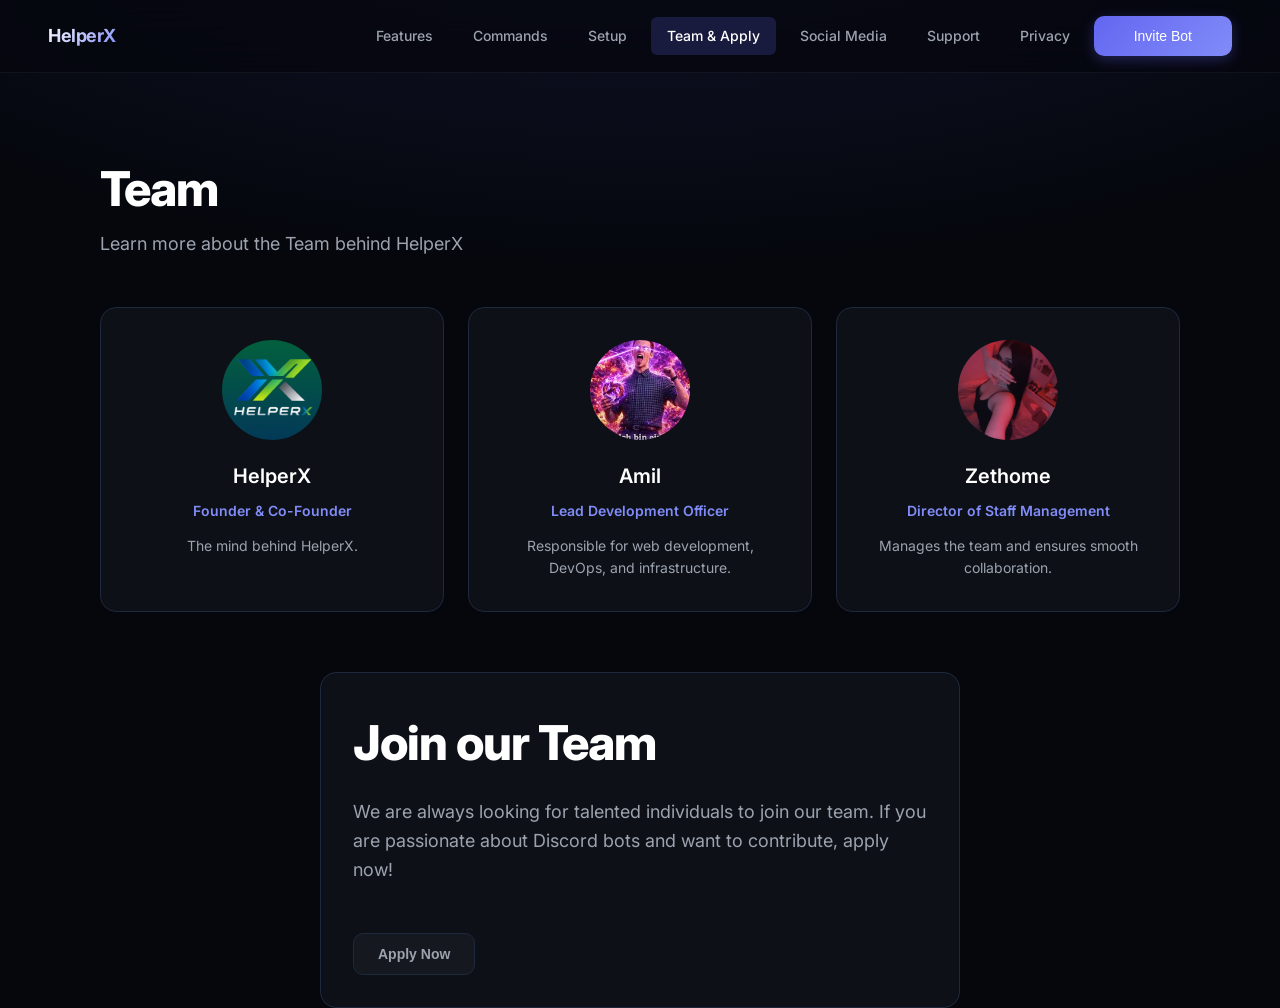
<file: team.html>
<!DOCTYPE html>
<html lang="en">
<head>
  <meta charset="UTF-8" />
  <meta name="viewport" content="width=device-width, initial-scale=1.0"/>
  <title>Team - LTS</title>
  <link href="https://fonts.googleapis.com/css2?family=Inter:wght@300;400;600;800&display=swap" rel="stylesheet">
  <link rel="stylesheet" href="/assets/css/style.css">
  <link rel="stylesheet" href="/assets/css/pages.css">
</head>
<body>

<header class="navbar">
  <div class="logo"><a href="index.html" class="logo-link">HelperX</a></div>

  <button class="nav-toggle" aria-expanded="false" aria-label="Open menu">
    <span class="hamburger"></span>
  </button>

  <nav class="nav-links" id="primary-nav">
    <a href="features.html">Features</a>
    <a href="commands.html">Commands</a>
    <a href="setup.html">Setup</a>
    <a href="team.html" class="active">Team & Apply</a>
    <a href="socialmedia.html">Social Media</a>
    <a href="support.html">Support</a>
    <a href="datenschutz.html">Privacy</a>
    <button class="btn primary"><a target="_blank" rel="noopener noreferrer" class="bot_einladen" href="https://discord.gg/sERgKbGW8N">Invite Bot</a></button>
  </nav>
</header>

<div class="page-content">
  <h1 class="page-header">Team</h1>
  <p class="page-description">Learn more about the Team behind HelperX</p>

  <div class="team-grid" id="teamGrid">
    <div class="team-card">
      <div class="team-avatar">
        <img src="/assets/img/HelperX.png" alt="" class="avatar-image">
        
      </div>
      <div class="team-name">HelperX </div>
      <div class="team-role">Founder & Co-Founder</div>
      <div class="team-bio">The mind behind HelperX.</div>
    </div>
    <div class="team-card">
      <div class="team-avatar">
        <img src="/assets/img/Download (5).jpg" alt="Max" class="avatar-image">
      </div>
      <div class="team-name">Amil</div>
      <div class="team-role">Lead Development Officer</div>
      <div class="team-bio">Responsible for web development, DevOps, and infrastructure.</div>
    </div>
    <div class="team-card">
      <div class="team-avatar">
        <img src="/assets/img/fcf3e36c6137c5a8170219006a85da27.png" alt="Sarah" class="avatar-image">
        
      </div>
      <div class="team-name">Zethome</div>
      <div class="team-role">Director of Staff Management</div>
      <div class="team-bio">Manages the team and ensures smooth collaboration.</div>
          </div>
        </div>
      </div>
    </div>
  </div>
  <div class="apply-section">
    <h2 class="page-header">Join our Team</h2>
    <p class="page-description">We are always looking for talented individuals to join our team. If you are passionate about Discord bots and want to contribute, apply now!</p>
    <button class="btn secondary" ><a href="bewerben.html">Apply Now</a></button>
</div>


<script src="/assets/js/script.js"></script>
</body>
</html>
</file>
<file: assets/css/style.css>
:root {
  --bg: #05070d;
  --bg-alt: #080b14;
  --card: #0d1117;
  --card-hover: #141a25;
  --primary: #6366f1;
  --primary2: #818cf8;
  --primary-glow: rgba(99, 102, 241, 0.4);
  --accent: #f472b6;
  --text: #ffffff;
  --text-muted: #9ca3af;
  --border: #1e293b;
}

* {
  margin: 0;
  padding: 0;
  box-sizing: border-box;
}


html, body {
  margin: 0;
  padding: 0;
  height: 100%;
  scroll-behavior: smooth;
}

a {
  color: inherit;
  text-decoration: none;
}


body {
  font-family: "Inter", sans-serif;
  background: 
    radial-gradient(ellipse 80% 50% at 50% -20%, rgba(99, 102, 241, 0.15), transparent),
    var(--bg);
  color: var(--text);
  line-height: 1.6;
  overflow-x: hidden;
  background-attachment: fixed;
}
.page-content {
  flex:1;
}
/* NAVBAR */
.navbar {
  display: flex;
  justify-content: space-between;
  padding: 16px 48px;
  align-items: center;
  position: fixed;
  top: 0;
  left: 0;
  right: 0;
  z-index: 1000;
  background: rgba(5, 7, 13, 0.7);
  backdrop-filter: blur(20px);
  -webkit-backdrop-filter: blur(20px);
  border-bottom: 1px solid rgba(255, 255, 255, 0.05);
}

.logo {
  font-weight: 700;
  font-size: 18px;
  letter-spacing: -0.5px;
  background: linear-gradient(135deg, #fff 0%, var(--primary2) 100%);
  -webkit-background-clip: text;
  -webkit-text-fill-color: transparent;
  background-clip: text;
}

nav {
  display: flex;
  align-items: center;
  gap: 8px;
}

nav a {
  padding: 8px 16px;
  color: var(--text-muted);
  text-decoration: none;
  font-size: 14px;
  font-weight: 500;
  border-radius: 6px;
  transition: all 0.2s ease;
}

nav a:hover {
  color: white;
  background: rgba(255, 255, 255, 0.05);
}

nav a.active {
  color: white;
  background: rgba(99, 102, 241, 0.2);
}

/* Responsive nav toggle and dropdown */
.nav-toggle {
  display: none;
  background: transparent;
  border: none;
  cursor: pointer;
  padding: 8px;
  margin-left: 12px;
  color: var(--text);
  position: relative;
  z-index: 1201;
}
.nav-toggle .hamburger,
.nav-toggle .hamburger::before,
.nav-toggle .hamburger::after {
  display: block;
  width: 22px;
  height: 2px;
  background: var(--text);
  border-radius: 2px;
  position: relative;
  transition: transform 0.2s ease, opacity 0.2s ease;
}
.nav-toggle .hamburger::before,
.nav-toggle .hamburger::after {
  content: "";
  position: absolute;
  left: 0;
}
.nav-toggle .hamburger::before { top: -7px; }
.nav-toggle .hamburger::after { top: 7px; }
.nav-toggle[aria-expanded="true"] .hamburger { background: transparent; }
.nav-toggle[aria-expanded="true"] .hamburger::before { transform: rotate(45deg) translate(5px, 5px); }
.nav-toggle[aria-expanded="true"] .hamburger::after { transform: rotate(-45deg) translate(5px, -5px); }

.nav-links { display: flex; align-items: center; gap: 8px; }

@media (max-width: 768px) {
  .nav-toggle { display: inline-flex; align-items: center; z-index: 1300; }
  .nav-links {
    position: fixed;
    top: 0;
    left: 0;
    right: 0;
    transform: translateY(-100%);
    transition: transform 260ms cubic-bezier(.2,.8,.2,1);
    display: flex;
    flex-direction: column;
    gap: 8px;
    padding: 12px 16px;
    padding-top: 64px;
    background: rgba(5, 7, 13, 0.98);
    border-radius: 0 0 12px 12px;
    box-shadow: 0 10px 30px rgba(0,0,0,0.4);
    z-index: 1200;
    max-height: calc(100vh - 0px);
    overflow-y: auto;
  }
  .nav-links.show { transform: translateY(0); }
  .navbar { padding: 12px 16px; }
  .nav-links a { font-size: 16px; padding: 12px; display: block; }
  .btn { padding: 10px 16px; }
}

/* BUTTONS */
.btn {
  padding: 12px 24px;
  border-radius: 10px;
  border: none;
  cursor: pointer;
  font-size: 14px;
  font-weight: 600;
  transition: all 0.3s cubic-bezier(0.4, 0, 0.2, 1);
  position: relative;
  overflow: hidden;
}

.primary {
  background: linear-gradient(135deg, var(--primary) 0%, var(--primary2) 100%);
  color: white;
  box-shadow: 0 4px 14px rgba(99, 102, 241, 0.3);
}

.primary::before {
  content: '';
  position: absolute;
  inset: 0;
  background: linear-gradient(135deg, var(--primary2) 0%, var(--primary) 100%);
  opacity: 0;
  transition: opacity 0.3s ease;
}

.primary:hover::before {
  opacity: 1;
}

#filters {
  gap: 12px;
  margin-top: 20px;
  margin-right: 10px;
  margin-bottom: 10px;


}
#filters:hover {
  transform: scale(1.03);
}

.secondary {
  background: rgba(255, 255, 255, 0.03);
  border: 1px solid var(--border);
  color: var(--text-muted);
}

.secondary:hover {
  border-color: var(--primary);
  color: white;
  background: rgba(99, 102, 241, 0.1);
}

.glow:hover {
  box-shadow: 0 8px 30px rgba(99, 102, 241, 0.4);
  transform: translateY(-2px);
}

/* HERO */
.hero {
  display: flex-start;
  justify-content: space-between;
  padding: 160px 60px 0;
  align-items: center;
  min-height: 100vh;
  background: 
    radial-gradient(
      ellipse 100% 80% at 20% 10%,
      rgba(99, 102, 241, 0.12),
      transparent 50%
    ),
    radial-gradient(
      ellipse 60% 40% at 80% 80%,
      rgba(244, 114, 182, 0.06),
      transparent 40%
    );
}

.hero-left {
  max-width: 100%;
  width: 100%;
  position: relative;
  z-index: 1;
}

.badge {
  display: inline-block;
  padding: 8px 16px;
  font-size: 13px;
  font-weight: 600;
  color: var(--primary2);
  background: rgba(99, 102, 241, 0.1);
  border: 1px solid rgba(99, 102, 241, 0.2);
  border-radius: 100px;
  letter-spacing: 0.5px;
  margin: 0 auto 12px;
  width: fit-content;
  
  
}


.hero-left #badge {
  display: block;
  margin-top: 8px;
  width: 220px;
  max-width: 100%;
  height: 28px;
  border: none;
}

@media (max-width: 768px) {
  .hero-left #badge {
    width: 180px;
    margin-left: 0;
  }
}

h1 {
  font-size: 80px;
  font-weight: 800;
  margin: 24px 0;
  line-height: 1.05;
  letter-spacing: -2px;
}

h1 span {
  background: linear-gradient(135deg, var(--primary2) 0%, var(--accent) 100%);
  -webkit-background-clip: text;
  -webkit-text-fill-color: transparent;
  background-clip: text;
}

.hero-description {
  font-size: 18px;
  color: var(--text-muted);
  max-width: 540px;
  margin-bottom: 32px;
}

.buttons {
  margin: 30px 0;
}

/* TERMINAL */
.terminal {
  margin-top: 40px;
  background: rgba(13, 17, 23, 0.8);
  padding: 24px;
  border-radius: 16px;
  font-family: "JetBrains Mono", "Fira Code", monospace;
  font-size: 13px;
  backdrop-filter: blur(20px);
  border: 1px solid rgba(255, 255, 255, 0.08);
  box-shadow: 
    0 20px 40px rgba(0, 0, 0, 0.3),
    inset 0 1px 0 rgba(255, 255, 255, 0.05);
  max-width: 100%
}

.terminal-header {
  display: flex;
  align-items: center;
  gap: 8px;
  margin-bottom: 16px;
  padding-bottom: 12px;
  border-bottom: 1px solid rgba(255, 255, 255, 0.06);
}

.terminal-title {
  font-size: 12px;
  color: var(--text-muted);
  margin-left: 8px;
}

.dots {
  display: flex;
  gap: 6px;
}

.dots span {
  width: 12px;
  height: 12px;
  border-radius: 50%;
}

.dots span:nth-child(1){background: #ff5f56;}
.dots span:nth-child(2){background: #ffbd2e;}
.dots span:nth-child(3){background: #27c93f;}

.terminal p {
  margin: 6px 0;
  color: var(--text-muted);
}

.ok { 
  color: #34d399; 
  text-shadow: 0 0 20px rgba(52, 211, 153, 0.3);
}
.cmd { 
  color: #f472b6; 
}

.terminal-line {
  opacity: 0;
  animation: fadeIn 0.5s ease forwards;
}

.terminal-line:nth-child(1) { animation-delay: 0.1s; }
.terminal-line:nth-child(2) { animation-delay: 0.3s; }
.terminal-line:nth-child(3) { animation-delay: 0.5s; }
.terminal-line:nth-child(4) { animation-delay: 0.7s; }

/* Feat */
.discord {
  background: rgba(13, 17, 23, 0.8);
  padding: 24px;
  border-radius: 16px;
  font-family: "JetBrains Mono", "Fira Code", monospace;
  font-size: 13px;
  backdrop-filter: blur(20px);
  border: 1px solid rgba(255, 255, 255, 0.08);
  box-shadow:
    0 20px 40px rgba(0, 0, 0, 0.3),
    inset 0 1px 0 rgba(255, 255, 255, 0.05);
}

.helperx_img {
 
  max-width: 100%;
  margin-bottom: 24px;
  border-radius: 10px;
  transition: transform 1s ease, box-shadow 1s ease;
  
}
.helperx_img:hover {
  transform: translateY(-5px);
  -webkit-box-shadow:0px 0px 17px 4px rgba(45,255,196,0.9);
  -moz-box-shadow: 0px 0px 17px 4px rgba(45,255,196,0.9);
  box-shadow: 0px 0px 17px 4px rgba(45,255,196,0.9);

}
 


.apply-section {
  background: var(--card);
  border: 1px solid var(--border);
  border-radius: 16px;
  padding: 32px;
  width: 50%;
  margin: 0 auto;
}


.dot-discord {
  display: none;
}

#discord-image {
  display: none;
}

.dot-discord span:nth-child(1){background: #ff5f56; box-shadow: 0 0 10px #ff5f56;}
.dot-discord span:nth-child(2){background: #ffbd2e; box-shadow: 0 0 10px #ffbd2e;}
.dot-discord span:nth-child(3){background: #27c93f; box-shadow: 0 0 10px #27c93f;}

#discord-ticket {
    color: lightblue;
    text-decoration: none;
}

.hero-cards {
  display: flex;
  flex-direction: row;
  gap: 24px;
  margin-top: 40px;
  align-items: stretch;
  width: 100%;
}

.hero-cards .terminal,
.hero-cards .discord {
  margin-top: 0;
  flex: 1;
  max-width: none;
  min-width: 0;
}


@media (max-width: 640px) {
  .hero-cards {
    flex-direction: column;
  }
}





@keyframes fadeIn {
  from { opacity: 0; transform: translateY(5px); }
  to { opacity: 1; transform: translateY(0); }
}

/* Grid */
.hero-right {
  position: relative;
}

.grid {
  width: 500px;
  height: 500px;
  background-image:
    linear-gradient(rgba(99, 102, 241, 0.15) 1px, transparent 1px),
    linear-gradient(90deg, rgba(99, 102, 241, 0.15) 1px, transparent 1px);
  background-size: 50px 50px;
  opacity: 0.5;
  animation: float 8s ease-in-out infinite, gridPulse 4s ease-in-out infinite;
  position: relative;
  left: -100px;
  border-radius: 20px;
  transform: perspective(1000px) rotateX(60deg);
}

.grid::before {
  content: '';
  position: absolute;
  inset: 0;
  background: radial-gradient(circle at 50% 50%, rgba(99, 102, 241, 0.2), transparent 70%);
}

@keyframes gridPulse {
  0%, 100% { opacity: 0.5; }
  50% { opacity: 0.8; }
}




.navhr {
  border: none;
  height: 1px;
  background: linear-gradient(to right, transparent, #888, transparent);
 
    
}

/* ANIMATION */
@keyframes float {
  0%,100% { transform: perspective(1000px) rotateX(60deg) translateY(0px); }
  50% { transform: perspective(1000px) rotateX(60deg) translateY(-20px); }
}

/* LINK STYLES */
.bot_einladen, #link-kaufen, #cad_system {
  color: inherit;
  text-decoration: none;
  position: relative;
  z-index: 1;
}

/* RESPONSIVE */
@media (max-width: 1024px) {
  .hero {
    flex-direction: column;
    text-align: center;
    padding: 140px 32px 60px;
  }

  .hero-left {
    max-width: 100%;
  }

  h1 {
    font-size: 56px;
  }

  .hero-description {
    margin: 0 auto 32px;
  }

  .hero-right {
    margin-top: 60px;
    width: 100%;
    display: flex;
    justify-content: center;
  }

  .grid {
    left: 0;
    width: 100%;
    max-width: 400px;
    height: 300px;
  }

  .hero-cards {
    flex-direction: row;
    justify-content: center;
  }
  .betterstack {
    display: flex;
    justify-content: center;
    transform: translateX(20px);
  }

}



@media (max-width: 640px) {
  .navbar {
    padding: 12px 20px;
  }

  nav a:not(.btn) {
    display: none;
  }

 
  .nav-links.show a:not(.btn) {
    display: block;
  }

  h1 {
    font-size: 42px;
    letter-spacing: -1px;
  }

  .buttons {
    flex-direction: column;
    gap: 12px;
  }

  .btn {
    width: 100%;
    text-align: center;
  }
}
</file>
<file: assets/css/pages.css>
.page-content {
  padding: 140px 60px 60px;
  max-width: 1200px;
  margin: 0 auto;
}

.page-header {
  font-size: 48px;
  font-weight: 800;
  margin-bottom: 16px;
  letter-spacing: -1px;
}

.page-description {
  color: var(--text-muted);
  font-size: 18px;
  margin-bottom: 48px;
}



.feature-grid {
  display: grid;
  grid-template-columns: repeat(auto-fit, minmax(300px, 1fr));
  gap: 24px;
}

.feature-card {
  background: var(--card);
  border: 1px solid var(--border);
  border-radius: 16px;
  padding: 32px;
  transition: all 0.3s ease;
}

.feature-card:hover {
  border-color: var(--primary);
  transform: translateY(-4px);
  box-shadow: 0 12px 40px rgba(99, 102, 241, 0.15);
}

.feature-card h3 {
  font-size: 20px;
  margin-bottom: 12px;
  color: var(--text);
}

.feature-card p {
  color: var(--text-muted);
  font-size: 14px;
  line-height: 1.6;
}

.feature-icon {
  width: 48px;
  height: 48px;
  background: rgba(99, 102, 241, 0.15);
  border-radius: 12px;
  display: flex;
  align-items: center;
  justify-content: center;
  margin-bottom: 20px;
  font-size: 24px;
}



.command-category {
  margin-bottom: 40px;
}

.command-category h2 {
  font-size: 24px;
  margin-bottom: 20px;
  color: var(--primary2);
  border-bottom: 1px solid var(--border);
  padding-bottom: 12px;
}

.command-list {
  display: grid;
  gap: 16px;
}

.command-item {
  background: var(--card);
  border: 1px solid var(--border);
  border-radius: 12px;
  padding: 20px 24px;
  display: flex;
  justify-content: space-between;
  align-items: center;
  transition: border-color 0.2s ease;
}

.command-item:hover {
  border-color: var(--primary);
}

.command-name {
  font-family: "JetBrains Mono", "Fira Code", monospace;
  font-size: 15px;
  color: var(--accent);
  font-weight: 600;
}

.command-desc {
  color: var(--text-muted);
  font-size: 14px;
}

/* ========================================
   SETUP PAGE
   ======================================== */

.step {
  background: var(--card);
  border: 1px solid var(--border);
  border-radius: 16px;
  padding: 32px;
  margin-bottom: 24px;
}

.step-header {
  display: flex;
  align-items: center;
  gap: 16px;
  margin-bottom: 16px;
}

.step-number {
  width: 40px;
  height: 40px;
  background: var(--primary);
  border-radius: 50%;
  display: flex;
  align-items: center;
  justify-content: center;
  font-weight: 700;
  font-size: 18px;
  flex-shrink: 0;
}

.step-title {
  font-size: 20px;
  font-weight: 600;
}

.step-content {
  color: var(--text-muted);
  line-height: 1.8;
}

.step-content code {
  background: rgba(99, 102, 241, 0.15);
  padding: 4px 10px;
  border-radius: 6px;
  font-family: "JetBrains Mono", "Fira Code", monospace;
  color: var(--primary2);
}

.code-block {
  background: var(--bg);
  border: 1px solid var(--border);
  border-radius: 8px;
  padding: 16px;
  margin-top: 12px;
  font-family: "JetBrains Mono", "Fira Code", monospace;
  font-size: 13px;
  overflow-x: auto;
  color: var(--text-muted);
}



.team-grid {
  display: grid;
  grid-template-columns: repeat(auto-fill, minmax(280px, 1fr));
  gap: 24px;
}

.team-card {
  background: var(--card);
  border: 1px solid var(--border);
  border-radius: 16px;
  padding: 32px;
  text-align: center;
  transition: all 0.3s ease;
}

.team-card:hover {
  border-color: var(--primary);
  transform: translateY(-4px);
}

.avatar-image {
  width: 100%;
  height: 100%;
  display: block;

  object-fit: cover;
  object-position: center;

  position: absolute;
  top: 0;
  left: 0;
}

.team-avatar {
  width: 100px;
  height: 100px;
  border-radius: 50%;
  overflow: hidden;

  margin: 0 auto 20px; 
  position: relative;
}

.team-name {
  font-size: 20px;
  font-weight: 600;
  margin-bottom: 8px;
}

.team-role {
  color: var(--primary2);
  font-size: 14px;
  font-weight: 600;
  margin-bottom: 12px;
}

.team-bio {
  color: var(--text-muted);
  font-size: 14px;
  line-height: 1.6;
}


.add-member-card {
  background: transparent;
  border: 2px dashed var(--border);
  border-radius: 16px;
  padding: 32px;
  text-align: center;
  cursor: pointer;
  transition: all 0.3s ease;
  display: flex;
  flex-direction: column;
  align-items: center;
  justify-content: center;
  min-height: 280px;
}

.add-member-card:hover {
  border-color: var(--primary);
  background: rgba(99, 102, 241, 0.05);
}

.add-icon {
  width: 60px;
  height: 60px;
  border-radius: 50%;
  background: rgba(99, 102, 241, 0.15);
  display: flex;
  align-items: center;
  justify-content: center;
  font-size: 28px;
  color: var(--primary2);
  margin-bottom: 16px;
}

.add-text {
  color: var(--text-muted);
  font-size: 14px;
}

/* Modal */
.modal {
  display: none;
  position: fixed;
  inset: 0;
  background: rgba(0, 0, 0, 0.8);
  z-index: 2000;
  align-items: center;
  justify-content: center;
}

.modal.active {
  display: flex;
}

.modal-content {
  background: var(--card);
  border: 1px solid var(--border);
  border-radius: 16px;
  padding: 32px;
  width: 100%;
  max-width: 400px;
}

.modal h3 {
  font-size: 24px;
  margin-bottom: 24px;
}

.form-group {
  margin-bottom: 20px;
}

.form-group label {
  display: block;
  font-size: 14px;
  color: var(--text-muted);
  margin-bottom: 8px;
}

.form-group input {
  width: 100%;
  padding: 12px 16px;
  background: var(--bg);
  border: 1px solid var(--border);
  border-radius: 8px;
  color: var(--text);
  font-size: 14px;
  transition: border-color 0.2s ease;
}

.form-group input:focus {
  outline: none;
  border-color: var(--primary);
}

.modal-buttons {
  display: flex;
  gap: 12px;
  margin-top: 24px;
}

.modal-buttons .btn {
  flex: 1;
}



.support-options {
  display: grid;
  grid-template-columns: repeat(auto-fit, minmax(300px, 1fr));
  gap: 24px;
}

.support-card {
  background: var(--card);
  border: 1px solid var(--border);
  border-radius: 16px;
  padding: 32px;
  transition: all 0.3s ease;
  text-decoration: none;
  color: inherit;
  display: block;
}

.support-card:hover {
  border-color: var(--primary);
  transform: translateY(-4px);
}

.support-icon {
  width: 56px;
  height: 56px;
  background: rgba(99, 102, 241, 0.15);
  border-radius: 14px;
  display: flex;
  align-items: center;
  justify-content: center;
  font-size: 28px;
  margin-bottom: 20px;
}

.support-card h3 {
  font-size: 20px;
  margin-bottom: 12px;
}

.support-card p {
  color: var(--text-muted);
  font-size: 14px;
  line-height: 1.6;
}

/* FAQ */
.faq-section {
  margin-top: 60px;
}

.faq-section h2 {
  font-size: 28px;
  margin-bottom: 24px;
}

.faq-item {
  background: var(--card);
  border: 1px solid var(--border);
  border-radius: 12px;
  padding: 20px 24px;
  margin-bottom: 16px;
}

.faq-question {
  font-weight: 600;
  margin-bottom: 8px;
}

.faq-answer {
  color: var(--text-muted);
  font-size: 14px;
}


.legal-section {
  background: var(--card);
  border: 1px solid var(--border);
  border-radius: 16px;
  padding: 32px;
  margin-bottom: 24px;
}

.legal-section h2 {
  font-size: 24px;
  margin-bottom: 16px;
  color: var(--primary2);
}

.legal-section p {
  color: var(--text-muted);
  font-size: 14px;
  line-height: 1.8;
  margin-bottom: 12px;
}

.legal-section ul {
  color: var(--text-muted);
  font-size: 14px;
  line-height: 1.8;
  padding-left: 24px;
}

.legal-section li {
  margin-bottom: 8px;
}

.contact-info {
  background: rgba(99, 102, 241, 0.1);
  border: 1px solid rgba(99, 102, 241, 0.2);
  border-radius: 12px;
  padding: 20px;
  margin-top: 16px;
}

.contact-info p {
  margin: 0;
  color: var(--text);
}



@media (max-width: 768px) {
  .page-content {
    padding: 120px 24px 40px;
  }

  .page-header {
    font-size: 36px;
  }

  .page-description {
    font-size: 16px;
    margin-bottom: 32px;
  }

  .feature-grid,
  .support-options,
  .team-grid {
    grid-template-columns: 1fr;
  }

  .command-item {
    flex-direction: column;
    align-items: flex-start;
    gap: 8px;
  }

  .step {
    padding: 24px;
  }

  .step-number {
    width: 32px;
    height: 32px;
    font-size: 14px;
  }

  .step-title {
    font-size: 18px;
  }
}
</file>
